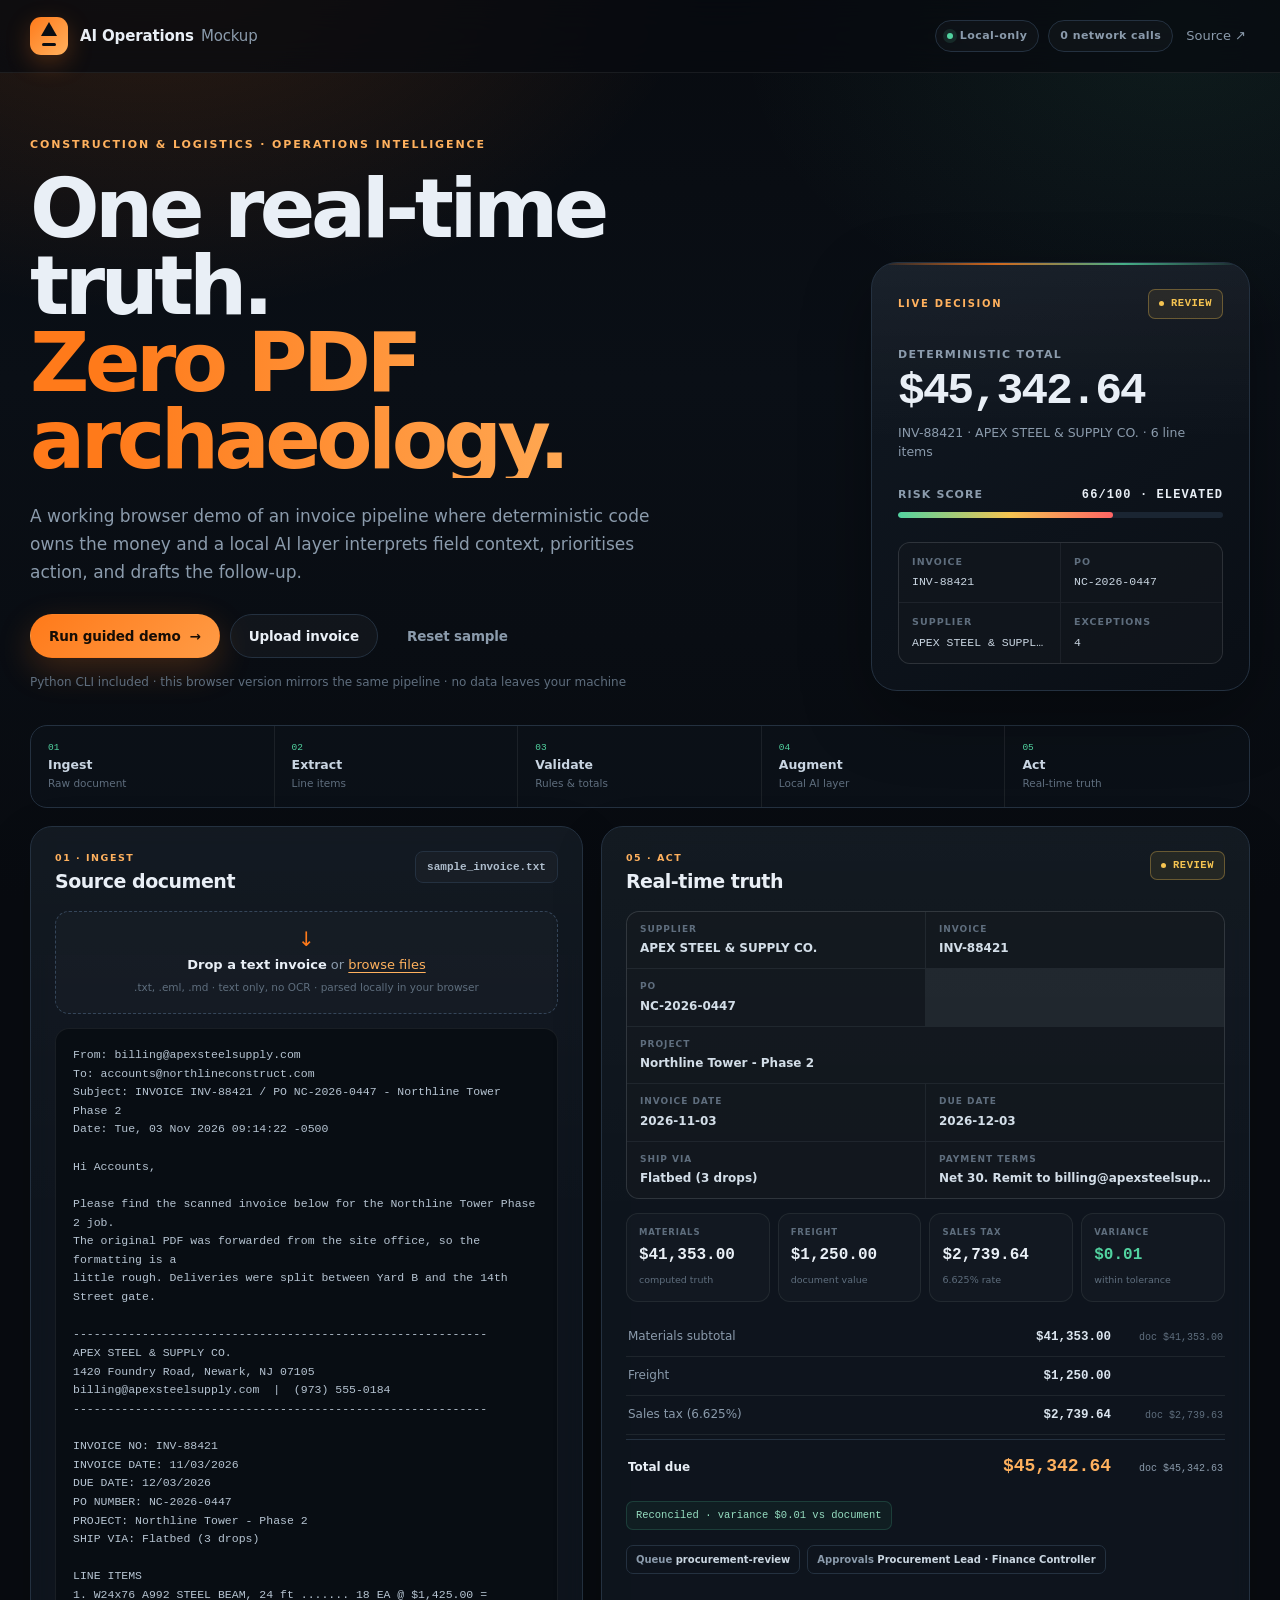
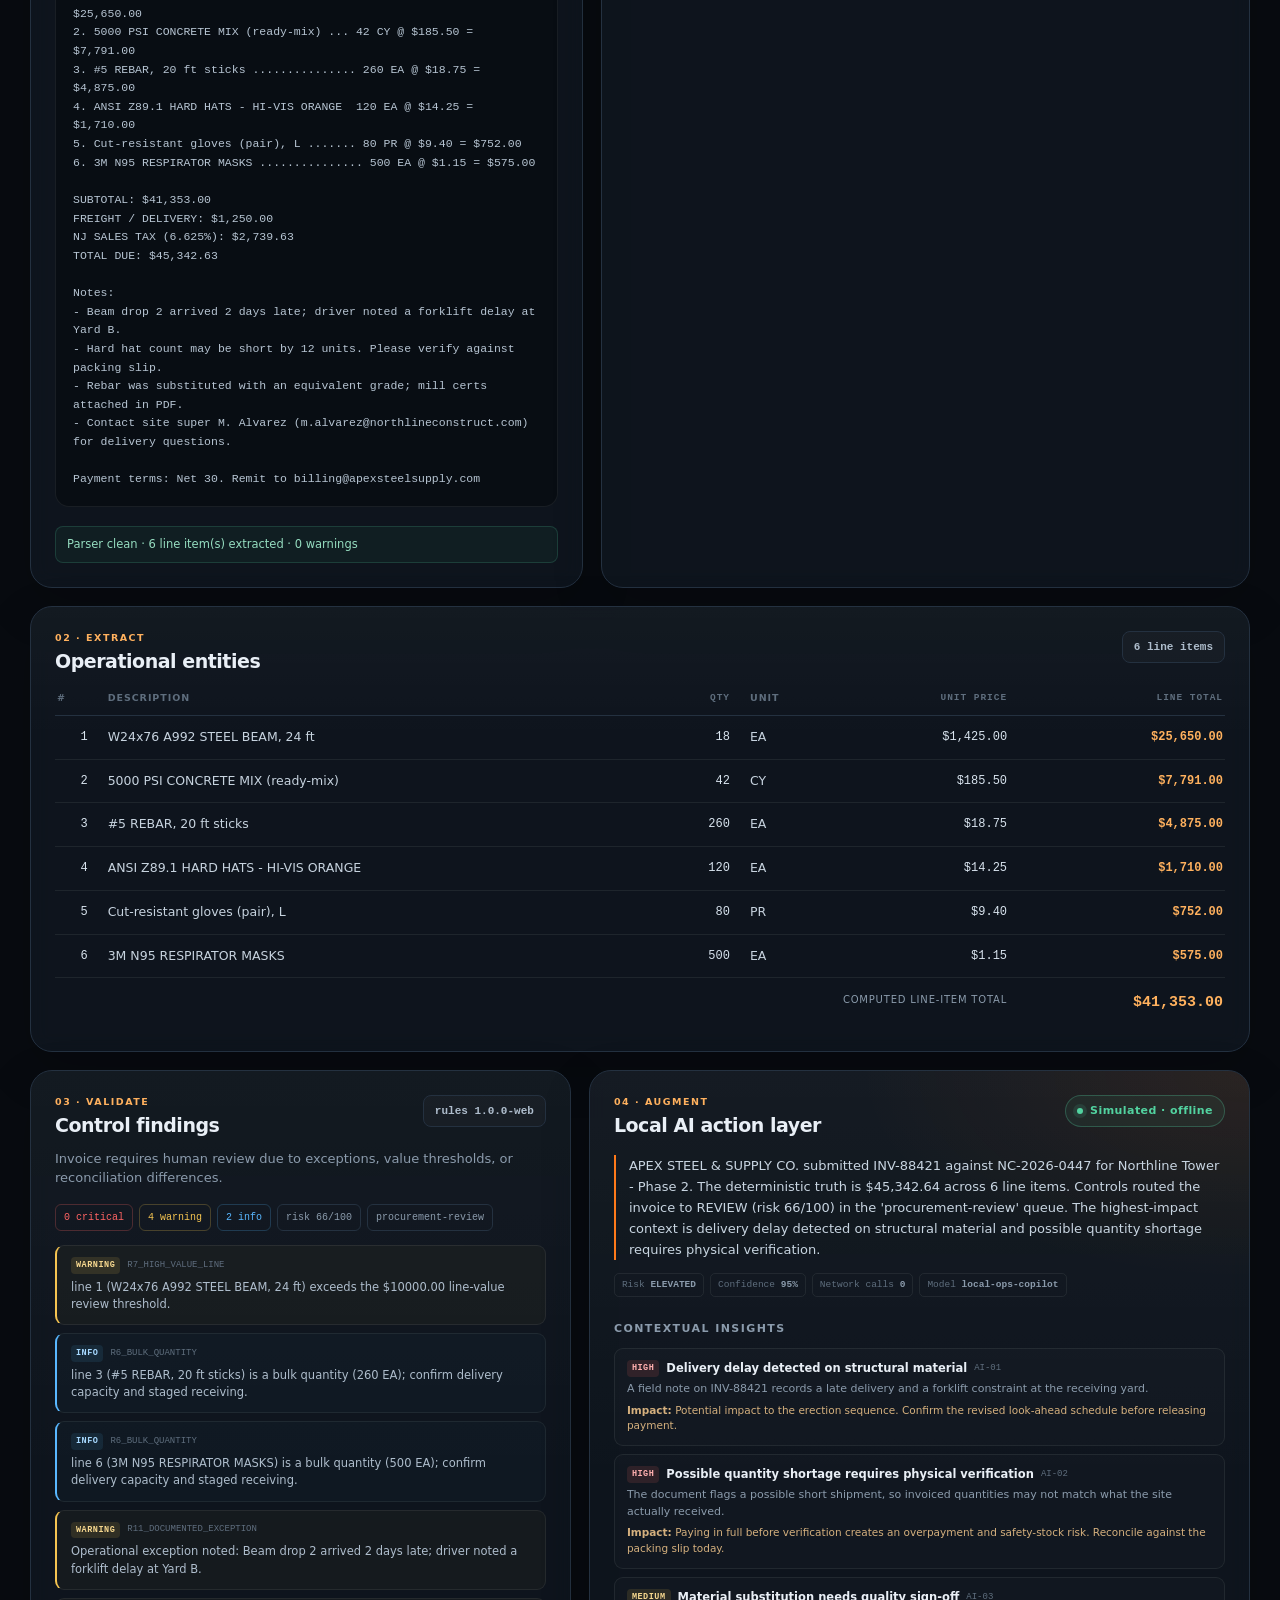
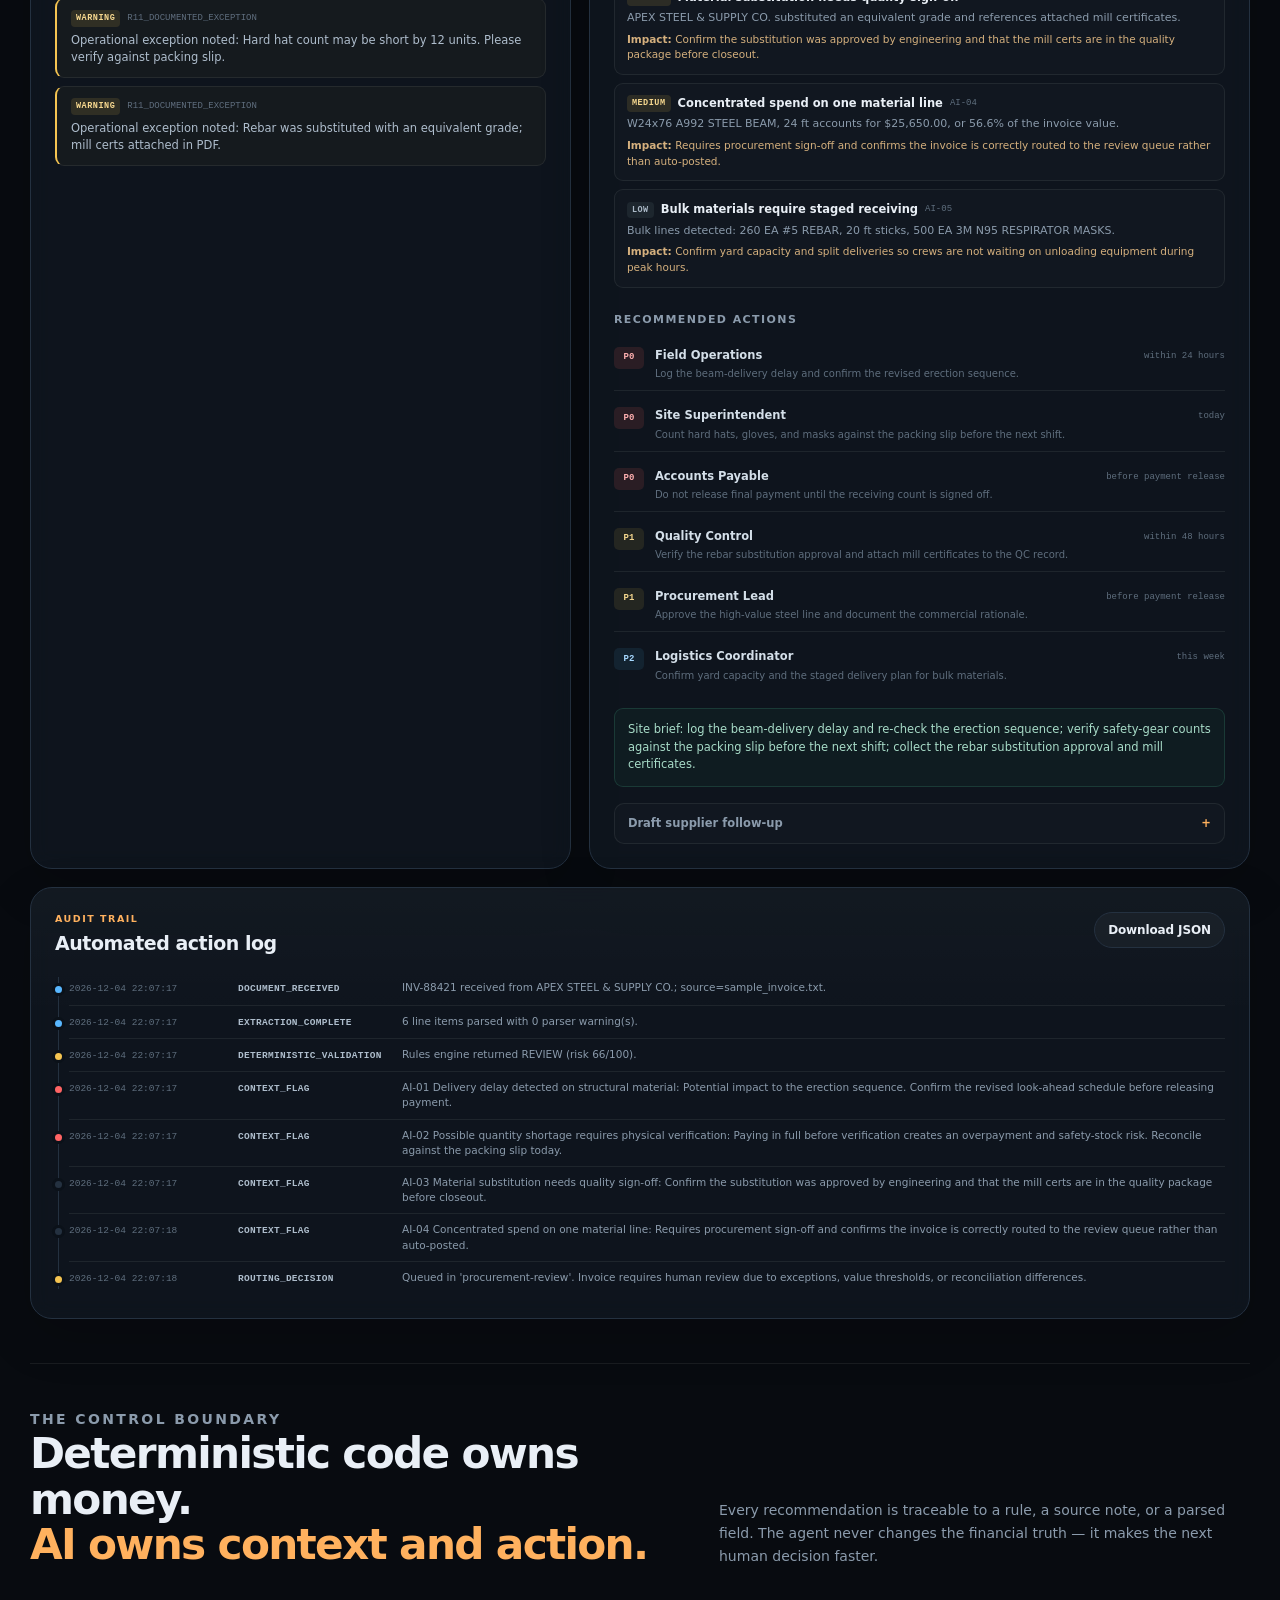
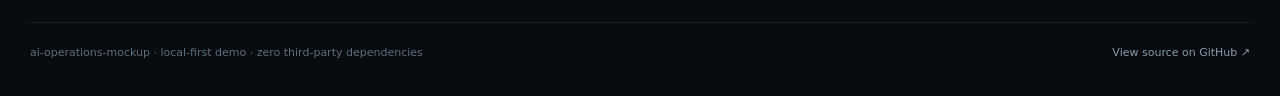
<file: docs/index.html>
<!doctype html>
<html lang="en">
<head>
  <meta charset="utf-8">
  <meta name="viewport" content="width=device-width, initial-scale=1">
  <meta name="description" content="A local-first AI operations mockup for construction and logistics. Deterministic invoice validation plus a simulated local AI action layer.">
  <meta name="theme-color" content="#0a0e13">
  <title>AI Operations Mockup — Construction & Logistics</title>
  <link rel="icon" href="data:image/svg+xml,%3Csvg xmlns='http://www.w3.org/2000/svg' viewBox='0 0 64 64'%3E%3Crect width='64' height='64' rx='14' fill='%230a0e13'/%3E%3Cpath d='M14 46 32 18l18 28' fill='none' stroke='%23ff7a1a' stroke-width='6' stroke-linecap='round' stroke-linejoin='round'/%3E%3Cpath d='M22 46h20' stroke='%2352d3a0' stroke-width='6' stroke-linecap='round'/%3E%3C/svg%3E">
  <link rel="stylesheet" href="styles.css">
</head>
<body>
  <div class="page-glow" aria-hidden="true"></div>
  <header class="topbar">
    <div class="shell topbar-inner">
      <a class="brand" href="./" aria-label="AI Operations Mockup home">
        <span class="brand-mark" aria-hidden="true"><span></span></span>
        <span class="brand-text"><strong>AI Operations</strong><span>Mockup</span></span>
      </a>
      <div class="topbar-meta">
        <span class="pill"><span class="live-dot"></span> Local-only</span>
        <span class="pill hide-sm">0 network calls</span>
        <a class="ghost-link" href="https://github.com/aldruvio1980/ai-operations-mockup" target="_blank" rel="noreferrer">Source <span aria-hidden="true">↗</span></a>
      </div>
    </div>
  </header>

  <main class="shell">
    <section class="hero">
      <div class="hero-copy">
        <p class="eyebrow">Construction &amp; logistics · operations intelligence</p>
        <h1>One real-time truth.<span>Zero PDF archaeology.</span></h1>
        <p class="lede">
          A working browser demo of an invoice pipeline where deterministic code owns the money
          and a local AI layer interprets field context, prioritises action, and drafts the follow-up.
        </p>
        <div class="hero-actions">
          <button id="run-demo" class="btn btn-primary" type="button">Run guided demo <span aria-hidden="true">→</span></button>
          <label class="btn btn-secondary file-btn" for="file-input">Upload invoice</label>
          <input id="file-input" class="visually-hidden" type="file" accept=".txt,.eml,.md,.markdown,.csv,text/plain,text/markdown,text/csv">
          <button id="reset-sample" class="btn btn-ghost" type="button">Reset sample</button>
        </div>
        <p class="hero-hint">Python CLI included · this browser version mirrors the same pipeline · no data leaves your machine</p>
      </div>

      <aside class="hero-card" aria-label="Invoice decision summary">
        <div class="hero-card-top">
          <p class="eyebrow">Live decision</p>
          <span id="hero-status" class="status-badge status-ready">READY</span>
        </div>
        <p class="hero-total-label">Deterministic total</p>
        <p id="hero-total" class="hero-total">$0.00</p>
        <p id="hero-sub" class="hero-sub">Awaiting document...</p>
        <div class="risk-row"><span>Risk score</span><strong id="hero-risk">—</strong></div>
        <div class="risk-meter" aria-hidden="true"><span id="hero-risk-bar"></span></div>
        <dl class="mini-grid">
          <div><dt>Invoice</dt><dd id="kpi-invoice">—</dd></div>
          <div><dt>PO</dt><dd id="kpi-po">—</dd></div>
          <div><dt>Supplier</dt><dd id="kpi-supplier">—</dd></div>
          <div><dt>Exceptions</dt><dd id="kpi-exceptions">—</dd></div>
        </dl>
      </aside>
    </section>

    <nav class="stage-strip" aria-label="Pipeline stages">
      <button class="stage" type="button" data-target="source-panel"><span>01</span><strong>Ingest</strong><small>Raw document</small></button>
      <button class="stage" type="button" data-target="extraction-panel"><span>02</span><strong>Extract</strong><small>Line items</small></button>
      <button class="stage" type="button" data-target="validation-panel"><span>03</span><strong>Validate</strong><small>Rules &amp; totals</small></button>
      <button class="stage" type="button" data-target="ai-panel"><span>04</span><strong>Augment</strong><small>Local AI layer</small></button>
      <button class="stage" type="button" data-target="truth-panel"><span>05</span><strong>Act</strong><small>Real-time truth</small></button>
    </nav>

    <section class="workspace">
      <article id="source-panel" class="panel source-panel">
        <header class="panel-head">
          <div>
            <p class="panel-kicker">01 · Ingest</p>
            <h2>Source document</h2>
          </div>
          <span id="source-meta" class="meta-chip">sample_invoice.txt</span>
        </header>

        <div id="dropzone" class="dropzone">
          <span class="drop-icon" aria-hidden="true">↓</span>
          <p><strong>Drop a text invoice</strong> or <label class="inline-upload" for="file-input">browse files</label></p>
          <small>.txt, .eml, .md · text only, no OCR · parsed locally in your browser</small>
        </div>

        <pre id="raw-preview" class="raw-preview" aria-label="Raw invoice text"></pre>
        <div id="parse-warnings" class="warning-list" aria-live="polite"></div>
      </article>

      <article id="truth-panel" class="panel truth-panel">
        <header class="panel-head">
          <div>
            <p class="panel-kicker">05 · Act</p>
            <h2>Real-time truth</h2>
          </div>
          <span id="truth-status" class="status-badge status-ready">READY</span>
        </header>

        <div id="identity-grid" class="identity-grid"></div>
        <div id="truth-stats" class="truth-stats"></div>
        <div id="totals-list" class="totals-list"></div>
        <div id="approval-row" class="approval-row"></div>
      </article>
    </section>

    <section id="extraction-panel" class="panel table-panel">
      <header class="panel-head">
        <div>
          <p class="panel-kicker">02 · Extract</p>
          <h2>Operational entities</h2>
        </div>
        <span id="item-count" class="meta-chip">— line items</span>
      </header>
      <div class="table-wrap">
        <table>
          <thead>
            <tr>
              <th scope="col">#</th>
              <th scope="col">Description</th>
              <th scope="col" class="num">Qty</th>
              <th scope="col">Unit</th>
              <th scope="col" class="num">Unit price</th>
              <th scope="col" class="num">Line total</th>
            </tr>
          </thead>
          <tbody id="line-items-body"></tbody>
          <tfoot id="line-items-foot"></tfoot>
        </table>
      </div>
    </section>

    <section class="two-col">
      <article id="validation-panel" class="panel findings-panel">
        <header class="panel-head">
          <div>
            <p class="panel-kicker">03 · Validate</p>
            <h2>Control findings</h2>
          </div>
          <span id="rules-version" class="meta-chip">rules v1</span>
        </header>
        <p id="routing-reason" class="panel-note"></p>
        <div id="validation-summary" class="summary-chips"></div>
        <div id="findings-list" class="findings-list"></div>
      </article>

      <article id="ai-panel" class="panel ai-panel">
        <header class="panel-head">
          <div>
            <p class="panel-kicker">04 · Augment</p>
            <h2>Local AI action layer</h2>
          </div>
          <span class="agent-pill"><span class="live-dot"></span> Simulated · offline</span>
        </header>
        <p id="ai-summary" class="ai-summary"></p>
        <div id="agent-meta" class="agent-meta"></div>

        <h3 class="section-title">Contextual insights</h3>
        <div id="insights-list" class="insights-list"></div>

        <h3 class="section-title">Recommended actions</h3>
        <div id="actions-list" class="actions-list"></div>

        <div id="field-brief" class="field-brief"></div>

        <details id="followup-details" class="followup">
          <summary>Draft supplier follow-up <span aria-hidden="true">+</span></summary>
          <div id="followup-content"></div>
        </details>
      </article>
    </section>

    <section class="panel log-panel">
      <header class="panel-head">
        <div>
          <p class="panel-kicker">Audit trail</p>
          <h2>Automated action log</h2>
        </div>
        <button id="download-json" class="btn btn-small btn-secondary" type="button">Download JSON</button>
      </header>
      <div id="action-log" class="timeline"></div>
    </section>

    <section class="closing">
      <div>
        <p class="eyebrow">The control boundary</p>
        <h2>Deterministic code owns money.<br><span>AI owns context and action.</span></h2>
      </div>
      <p>
        Every recommendation is traceable to a rule, a source note, or a parsed field.
        The agent never changes the financial truth — it makes the next human decision faster.
      </p>
    </section>
  </main>

  <footer class="footer shell">
    <p>ai-operations-mockup · local-first demo · zero third-party dependencies</p>
    <p><a href="https://github.com/aldruvio1980/ai-operations-mockup" target="_blank" rel="noreferrer">View source on GitHub ↗</a></p>
  </footer>

  <div id="toast" class="toast" role="status" aria-live="polite"></div>
  <noscript><div class="noscript">This demo needs JavaScript to run the local pipeline.</div></noscript>

  <script src="engine.js"></script>
  <script src="app.js"></script>
</body>
</html>
</file>
<file: docs/styles.css>
:root {
  --bg: #080b10;
  --bg-soft: #0b1119;
  --panel: rgba(15, 22, 31, 0.88);
  --panel-solid: #101822;
  --panel-raised: #131d28;
  --border: #243140;
  --border-soft: rgba(255, 255, 255, 0.07);
  --text: #e9eff6;
  --muted: #8b9bac;
  --faint: #5f6e7e;
  --orange: #ff7a1a;
  --orange-soft: #ffb15e;
  --green: #52d3a0;
  --yellow: #f5c451;
  --red: #ff6464;
  --blue: #59b7ff;
  --mono: ui-monospace, "SFMono-Regular", Menlo, Consolas, "Liberation Mono", monospace;
  --sans: "Inter", "Segoe UI", system-ui, -apple-system, BlinkMacSystemFont, sans-serif;
  --shadow: 0 24px 70px rgba(0, 0, 0, 0.32);
  --radius: 22px;
}

* { box-sizing: border-box; }

html { scroll-behavior: smooth; }

body {
  margin: 0;
  min-width: 320px;
  background: var(--bg);
  color: var(--text);
  font-family: var(--sans);
  font-size: 15px;
  line-height: 1.5;
  -webkit-font-smoothing: antialiased;
  text-rendering: optimizeLegibility;
}

body::before {
  content: "";
  position: fixed;
  inset: 0;
  z-index: -2;
  background:
    radial-gradient(900px 620px at 12% -8%, rgba(255, 122, 26, 0.16), transparent 62%),
    radial-gradient(760px 520px at 92% 4%, rgba(82, 211, 160, 0.08), transparent 58%),
    linear-gradient(180deg, #080b10 0%, #0a0f16 42%, #080b10 100%);
}

body::after {
  content: "";
  position: fixed;
  inset: 0;
  z-index: -1;
  pointer-events: none;
  opacity: 0.28;
  background-image:
    linear-gradient(rgba(255, 255, 255, 0.027) 1px, transparent 1px),
    linear-gradient(90deg, rgba(255, 255, 255, 0.027) 1px, transparent 1px);
  background-size: 56px 56px;
  mask-image: linear-gradient(180deg, black, transparent 78%);
}

a { color: inherit; }
button, input { font: inherit; }
button { color: inherit; }
::selection { background: rgba(255, 122, 26, 0.35); color: #fff; }

.shell {
  width: min(1220px, calc(100% - 48px));
  margin-inline: auto;
}

.visually-hidden {
  position: absolute !important;
  width: 1px;
  height: 1px;
  padding: 0;
  margin: -1px;
  overflow: hidden;
  clip: rect(0, 0, 0, 0);
  white-space: nowrap;
  border: 0;
}

.topbar {
  position: sticky;
  top: 0;
  z-index: 30;
  border-bottom: 1px solid var(--border-soft);
  background: rgba(8, 11, 16, 0.72);
  backdrop-filter: blur(18px);
}

.topbar-inner {
  min-height: 72px;
  display: flex;
  align-items: center;
  justify-content: space-between;
  gap: 20px;
}

.brand {
  display: inline-flex;
  align-items: center;
  gap: 12px;
  text-decoration: none;
}

.brand-mark {
  position: relative;
  width: 38px;
  height: 38px;
  display: grid;
  place-items: center;
  border-radius: 11px;
  background: linear-gradient(135deg, var(--orange), var(--orange-soft));
  box-shadow: 0 8px 24px rgba(255, 122, 26, 0.25);
}

.brand-mark::before {
  content: "";
  width: 0;
  height: 0;
  border-left: 8px solid transparent;
  border-right: 8px solid transparent;
  border-bottom: 14px solid #0a0e13;
  transform: translateY(-1px);
}

.brand-mark::after {
  content: "";
  position: absolute;
  bottom: 9px;
  width: 14px;
  height: 3px;
  border-radius: 2px;
  background: #0a0e13;
}

.brand-text {
  display: flex;
  align-items: baseline;
  gap: 7px;
  font-size: 15px;
  letter-spacing: -0.01em;
}

.brand-text strong { font-weight: 720; }
.brand-text span { color: var(--muted); font-weight: 500; }

.topbar-meta {
  display: flex;
  align-items: center;
  gap: 9px;
  flex-wrap: wrap;
  justify-content: flex-end;
}

.pill, .meta-chip, .agent-pill {
  display: inline-flex;
  align-items: center;
  gap: 7px;
  border: 1px solid var(--border);
  border-radius: 999px;
  background: rgba(255, 255, 255, 0.025);
  color: var(--muted);
  font-size: 11px;
  font-weight: 600;
  letter-spacing: 0.04em;
  padding: 7px 11px;
  white-space: nowrap;
}

.meta-chip {
  border-radius: 8px;
  font-family: var(--mono);
  font-size: 11px;
  letter-spacing: 0;
  color: #aebdcc;
}

.agent-pill {
  color: var(--green);
  border-color: rgba(82, 211, 160, 0.28);
  background: rgba(82, 211, 160, 0.07);
}

.live-dot {
  width: 6px;
  height: 6px;
  border-radius: 50%;
  background: var(--green);
  box-shadow: 0 0 0 4px rgba(82, 211, 160, 0.12);
}

.ghost-link {
  color: var(--muted);
  text-decoration: none;
  font-size: 13px;
  padding: 8px 4px;
  transition: color 160ms ease;
}

.ghost-link:hover { color: var(--text); }

.hero {
  display: grid;
  grid-template-columns: minmax(0, 1.35fr) minmax(340px, 0.65fr);
  align-items: end;
  gap: 54px;
  padding: 64px 0 34px;
}

.eyebrow {
  margin: 0 0 16px;
  color: var(--orange-soft);
  font-size: 11px;
  font-weight: 700;
  letter-spacing: 0.17em;
  text-transform: uppercase;
}

.hero h1 {
  margin: 0;
  max-width: 800px;
  font-size: clamp(2.8rem, 6.4vw, 5.4rem);
  line-height: 0.94;
  letter-spacing: -0.055em;
  font-weight: 760;
}

.hero h1 span {
  display: block;
  background: linear-gradient(92deg, var(--orange) 10%, var(--orange-soft) 80%);
  -webkit-background-clip: text;
  background-clip: text;
  color: transparent;
}

.lede {
  max-width: 660px;
  margin: 24px 0 0;
  color: var(--muted);
  font-size: 17px;
  line-height: 1.65;
}

.hero-actions {
  display: flex;
  flex-wrap: wrap;
  gap: 10px;
  margin-top: 28px;
}

.btn {
  display: inline-flex;
  align-items: center;
  justify-content: center;
  gap: 9px;
  min-height: 44px;
  padding: 11px 18px;
  border: 1px solid transparent;
  border-radius: 999px;
  cursor: pointer;
  text-decoration: none;
  font-size: 13.5px;
  font-weight: 680;
  letter-spacing: -0.01em;
  transition: transform 160ms ease, border-color 160ms ease, background 160ms ease, box-shadow 160ms ease;
}

.btn:hover { transform: translateY(-1px); }
.btn:active { transform: translateY(0); }

.btn-primary {
  background: linear-gradient(135deg, var(--orange), #ff9b45);
  color: #170d05;
  box-shadow: 0 12px 34px rgba(255, 122, 26, 0.22);
}

.btn-primary:hover { box-shadow: 0 16px 40px rgba(255, 122, 26, 0.3); }

.btn-secondary {
  border-color: var(--border);
  background: rgba(255, 255, 255, 0.035);
  color: var(--text);
}

.btn-secondary:hover { border-color: #3b4d62; background: rgba(255, 255, 255, 0.06); }

.btn-ghost {
  background: transparent;
  color: var(--muted);
}

.btn-ghost:hover { color: var(--text); background: rgba(255, 255, 255, 0.04); }

.btn-small {
  min-height: 36px;
  padding: 8px 13px;
  font-size: 12px;
}

.file-btn { cursor: pointer; }

.hero-hint {
  margin: 15px 0 0;
  color: var(--faint);
  font-size: 12px;
}

.hero-card {
  position: relative;
  overflow: hidden;
  padding: 26px;
  border: 1px solid var(--border);
  border-radius: 26px;
  background:
    linear-gradient(180deg, rgba(255, 255, 255, 0.045), transparent 42%),
    linear-gradient(145deg, rgba(17, 25, 35, 0.96), rgba(10, 15, 22, 0.96));
  box-shadow: var(--shadow);
}

.hero-card::before {
  content: "";
  position: absolute;
  inset: 0 0 auto;
  height: 2px;
  background: linear-gradient(90deg, transparent, var(--orange), var(--green), transparent);
  opacity: 0.8;
}

.hero-card-top {
  display: flex;
  align-items: center;
  justify-content: space-between;
  gap: 16px;
}

.hero-card .eyebrow { margin: 0; font-size: 10px; }

.status-badge {
  display: inline-flex;
  align-items: center;
  gap: 7px;
  padding: 6px 10px;
  border-radius: 7px;
  border: 1px solid var(--border);
  font-family: var(--mono);
  font-size: 10.5px;
  font-weight: 700;
  letter-spacing: 0.05em;
  white-space: nowrap;
}

.status-badge::before {
  content: "";
  width: 5px;
  height: 5px;
  border-radius: 50%;
  background: currentColor;
}

.status-ready { color: var(--muted); }
.status-auto_approve, .status-auto { color: var(--green); border-color: rgba(82, 211, 160, 0.3); background: rgba(82, 211, 160, 0.08); }
.status-review { color: var(--yellow); border-color: rgba(245, 196, 81, 0.32); background: rgba(245, 196, 81, 0.08); }
.status-escalate { color: var(--red); border-color: rgba(255, 100, 100, 0.32); background: rgba(255, 100, 100, 0.08); }

.hero-total-label {
  margin: 28px 0 4px;
  color: var(--muted);
  font-size: 11px;
  font-weight: 600;
  letter-spacing: 0.12em;
  text-transform: uppercase;
}

.hero-total {
  margin: 0;
  font-family: var(--mono);
  font-size: clamp(2rem, 3.5vw, 2.8rem);
  font-weight: 700;
  letter-spacing: -0.05em;
  line-height: 1.1;
}

.hero-sub {
  min-height: 19px;
  margin: 8px 0 0;
  color: var(--muted);
  font-size: 12.5px;
}

.risk-row {
  display: flex;
  align-items: center;
  justify-content: space-between;
  margin-top: 24px;
  color: var(--muted);
  font-size: 11px;
  font-weight: 600;
  letter-spacing: 0.1em;
  text-transform: uppercase;
}

.risk-row strong { color: var(--text); font-family: var(--mono); font-size: 12px; }

.risk-meter {
  height: 6px;
  margin-top: 8px;
  overflow: hidden;
  border-radius: 999px;
  background: #1a2532;
}

.risk-meter span {
  display: block;
  width: 0;
  height: 100%;
  border-radius: inherit;
  background: linear-gradient(90deg, var(--green), var(--yellow) 52%, var(--red));
  transition: width 600ms cubic-bezier(0.22, 1, 0.36, 1);
}

.mini-grid {
  display: grid;
  grid-template-columns: 1fr 1fr;
  gap: 1px;
  margin: 24px 0 0;
  overflow: hidden;
  border: 1px solid var(--border-soft);
  border-radius: 12px;
  background: var(--border-soft);
}

.mini-grid div {
  min-width: 0;
  padding: 12px 13px;
  background: rgba(9, 14, 20, 0.62);
}

.mini-grid dt {
  color: var(--faint);
  font-size: 9.5px;
  font-weight: 700;
  letter-spacing: 0.11em;
  text-transform: uppercase;
}

.mini-grid dd {
  margin: 4px 0 0;
  overflow: hidden;
  color: #c9d5e1;
  font-family: var(--mono);
  font-size: 11.5px;
  text-overflow: ellipsis;
  white-space: nowrap;
}

.stage-strip {
  display: grid;
  grid-template-columns: repeat(5, minmax(0, 1fr));
  overflow: hidden;
  margin-bottom: 18px;
  border: 1px solid var(--border);
  border-radius: 17px;
  background: rgba(13, 19, 27, 0.64);
}

.stage {
  position: relative;
  display: flex;
  flex-direction: column;
  align-items: flex-start;
  gap: 1px;
  padding: 15px 17px;
  border: 0;
  border-right: 1px solid var(--border-soft);
  background: transparent;
  text-align: left;
  cursor: pointer;
  transition: background 160ms ease;
}

.stage:last-child { border-right: 0; }
.stage:hover { background: rgba(255, 255, 255, 0.035); }

.stage span {
  color: var(--faint);
  font-family: var(--mono);
  font-size: 9.5px;
}

.stage strong {
  color: #c9d5e2;
  font-size: 12.5px;
  font-weight: 650;
}

.stage small { color: var(--faint); font-size: 10.5px; }
.stage.is-active { background: linear-gradient(180deg, rgba(255, 122, 26, 0.16), rgba(255, 122, 26, 0.04)); }
.stage.is-active span, .stage.is-active small { color: var(--orange-soft); }
.stage.is-active strong { color: var(--text); }
.stage.is-active::after { content: ""; position: absolute; inset: auto 17px 0; height: 2px; background: var(--orange); }
.stage.is-complete span { color: var(--green); }

.workspace {
  display: grid;
  grid-template-columns: minmax(0, 0.92fr) minmax(0, 1.08fr);
  gap: 18px;
  margin-bottom: 18px;
}

.panel {
  position: relative;
  min-width: 0;
  padding: 24px;
  border: 1px solid var(--border);
  border-radius: var(--radius);
  background:
    linear-gradient(180deg, rgba(255, 255, 255, 0.025), transparent 30%),
    var(--panel);
  box-shadow: 0 18px 50px rgba(0, 0, 0, 0.17);
  backdrop-filter: blur(10px);
  transition: border-color 220ms ease, box-shadow 220ms ease;
}

.panel.spotlight {
  border-color: rgba(255, 122, 26, 0.55);
  box-shadow: 0 0 0 3px rgba(255, 122, 26, 0.08), 0 22px 60px rgba(0, 0, 0, 0.22);
}

.panel-head {
  display: flex;
  align-items: flex-start;
  justify-content: space-between;
  gap: 16px;
  margin-bottom: 18px;
}

.panel-kicker {
  margin: 0 0 5px;
  color: var(--orange-soft);
  font-size: 9.5px;
  font-weight: 700;
  letter-spacing: 0.16em;
  text-transform: uppercase;
}

.panel h2 {
  margin: 0;
  font-size: 19px;
  line-height: 1.2;
  letter-spacing: -0.025em;
}

.panel h3, .section-title {
  margin: 24px 0 10px;
  font-size: 11px;
  font-weight: 700;
  letter-spacing: 0.13em;
  text-transform: uppercase;
  color: var(--muted);
}

.panel-note {
  margin: -6px 0 16px;
  color: var(--muted);
  font-size: 13px;
}

.dropzone {
  display: flex;
  flex-direction: column;
  align-items: center;
  justify-content: center;
  gap: 6px;
  margin-bottom: 14px;
  padding: 17px;
  border: 1px dashed #35465a;
  border-radius: 14px;
  background: rgba(255, 255, 255, 0.018);
  text-align: center;
  transition: border-color 180ms ease, background 180ms ease, transform 180ms ease;
}

.dropzone.is-dragover {
  border-color: var(--orange);
  background: rgba(255, 122, 26, 0.08);
  transform: scale(1.005);
}

.dropzone p { margin: 0; font-size: 13px; color: var(--muted); }
.dropzone strong { color: var(--text); }
.dropzone small { color: var(--faint); font-size: 10.5px; }
.drop-icon { color: var(--orange); font-size: 20px; line-height: 1; }

.inline-upload {
  color: var(--orange-soft);
  text-decoration: underline;
  text-underline-offset: 3px;
  cursor: pointer;
}

.source-panel {
  display: flex;
  flex-direction: column;
}

.raw-preview {
  flex: 1 1 auto;
  min-height: 330px;
  max-height: none;
  margin: 0;
  padding: 17px;
  overflow: auto;
  border: 1px solid var(--border-soft);
  border-radius: 14px;
  background: #080d13;
  color: #b6c4d2;
  font-family: var(--mono);
  font-size: 11.5px;
  line-height: 1.62;
  white-space: pre-wrap;
  word-break: break-word;
  tab-size: 2;
}

.warning-list { margin-top: 12px; }
.warning-item, .success-note {
  display: flex;
  gap: 8px;
  margin-top: 7px;
  padding: 9px 11px;
  border-radius: 8px;
  font-size: 11.5px;
  line-height: 1.45;
}
.warning-item { border: 1px solid rgba(245, 196, 81, 0.2); background: rgba(245, 196, 81, 0.06); color: #e7cf92; }
.success-note { border: 1px solid rgba(82, 211, 160, 0.18); background: rgba(82, 211, 160, 0.05); color: #95ddc0; }

.identity-grid {
  display: grid;
  grid-template-columns: 1fr 1fr;
  gap: 1px;
  overflow: hidden;
  border: 1px solid var(--border-soft);
  border-radius: 13px;
  background: var(--border-soft);
}

.identity-item {
  min-width: 0;
  padding: 11px 13px;
  background: rgba(9, 14, 20, 0.54);
}

.identity-item span {
  display: block;
  color: var(--faint);
  font-size: 9px;
  font-weight: 700;
  letter-spacing: 0.11em;
  text-transform: uppercase;
}

.identity-item strong {
  display: block;
  margin-top: 3px;
  overflow: hidden;
  color: #d3dee8;
  font-size: 12px;
  font-weight: 600;
  text-overflow: ellipsis;
  white-space: nowrap;
}

.identity-item.wide { grid-column: span 2; }

.truth-stats {
  display: grid;
  grid-template-columns: repeat(4, minmax(0, 1fr));
  gap: 8px;
  margin-top: 14px;
}

.stat-card {
  min-width: 0;
  padding: 12px;
  border: 1px solid var(--border-soft);
  border-radius: 12px;
  background: rgba(255, 255, 255, 0.018);
}

.stat-card span {
  display: block;
  color: var(--faint);
  font-size: 8.5px;
  font-weight: 700;
  letter-spacing: 0.1em;
  text-transform: uppercase;
}

.stat-card strong {
  display: block;
  margin-top: 4px;
  overflow: hidden;
  font-family: var(--mono);
  font-size: 16px;
  font-weight: 650;
  text-overflow: ellipsis;
  white-space: nowrap;
}

.stat-card small { color: var(--faint); font-size: 9.5px; }
.stat-card.good strong { color: var(--green); }
.stat-card.warn strong { color: var(--yellow); }
.stat-card.bad strong { color: var(--red); }

.totals-list { margin-top: 16px; }

.total-row {
  display: grid;
  grid-template-columns: minmax(0, 1fr) auto auto;
  align-items: baseline;
  gap: 10px;
  padding: 9px 2px;
  border-bottom: 1px solid var(--border-soft);
}

.total-row:last-child { border-bottom: 0; }
.total-row > span { color: var(--muted); font-size: 12px; }

.total-row strong {
  color: #dbe5ef;
  font-family: var(--mono);
  font-size: 12.5px;
  font-weight: 600;
  text-align: right;
}

.total-row em {
  min-width: 102px;
  color: var(--faint);
  font-family: var(--mono);
  font-size: 10px;
  font-style: normal;
  text-align: right;
}

.total-row.grand {
  margin-top: 4px;
  padding-top: 13px;
  border-top: 1px solid var(--border);
  border-bottom: 0;
}

.total-row.grand > span { color: var(--text); font-weight: 650; }
.total-row.grand strong { color: var(--orange-soft); font-size: 18px; }
.total-row.grand em { color: var(--muted); }

.variance-note {
  display: inline-flex;
  align-items: center;
  gap: 6px;
  margin-top: 12px;
  padding: 6px 9px;
  border-radius: 7px;
  font-family: var(--mono);
  font-size: 10.5px;
}
.variance-note.ok { border: 1px solid rgba(82, 211, 160, 0.18); background: rgba(82, 211, 160, 0.05); color: #95ddc0; }
.variance-note.bad { border: 1px solid rgba(255, 100, 100, 0.22); background: rgba(255, 100, 100, 0.06); color: #ffaaaa; }

.approval-row {
  display: flex;
  flex-wrap: wrap;
  gap: 7px;
  margin-top: 15px;
}

.approval-chip {
  padding: 6px 9px;
  border: 1px solid var(--border);
  border-radius: 7px;
  color: var(--muted);
  font-size: 10px;
  font-weight: 600;
}

.approval-chip strong { color: #cbd7e2; font-weight: 650; }

.table-panel { margin-bottom: 18px; }
.table-wrap { overflow-x: auto; }
table { width: 100%; border-collapse: collapse; }

th {
  padding: 0 10px 10px;
  border-bottom: 1px solid var(--border);
  color: var(--faint);
  font-size: 9.5px;
  font-weight: 700;
  letter-spacing: 0.1em;
  text-align: left;
  text-transform: uppercase;
  white-space: nowrap;
}

td {
  padding: 12px 10px;
  border-bottom: 1px solid var(--border-soft);
  color: #c7d3df;
  font-size: 12.5px;
  vertical-align: top;
}

tbody tr:hover td { background: rgba(255, 255, 255, 0.018); }
td:first-child, th:first-child { padding-left: 2px; }
td:last-child, th:last-child { padding-right: 2px; }
.num { text-align: right; font-family: var(--mono); font-variant-numeric: tabular-nums; }
td.num { color: #d9e4ef; font-size: 12px; white-space: nowrap; }
td.line-total { color: var(--orange-soft); font-weight: 600; }
tfoot td { border-bottom: 0; padding-top: 14px; color: var(--muted); }
tfoot .foot-label { text-align: right; font-size: 10px; letter-spacing: 0.08em; text-transform: uppercase; }
tfoot .foot-value { color: var(--orange-soft); font-family: var(--mono); font-size: 15px; font-weight: 650; }

.two-col {
  display: grid;
  grid-template-columns: minmax(0, 0.9fr) minmax(0, 1.1fr);
  gap: 18px;
  margin-bottom: 18px;
}

.summary-chips {
  display: flex;
  flex-wrap: wrap;
  gap: 6px;
  margin-bottom: 14px;
}

.summary-chip {
  padding: 5px 8px;
  border: 1px solid var(--border);
  border-radius: 6px;
  color: var(--muted);
  font-family: var(--mono);
  font-size: 10px;
}
.summary-chip.critical { color: var(--red); border-color: rgba(255, 100, 100, 0.25); }
.summary-chip.warning { color: var(--yellow); border-color: rgba(245, 196, 81, 0.24); }
.summary-chip.info { color: var(--blue); border-color: rgba(89, 183, 255, 0.22); }
.summary-chip.neutral { color: var(--muted); }

.findings-list { display: grid; gap: 8px; }

.finding {
  padding: 11px 12px 11px 14px;
  border: 1px solid var(--border-soft);
  border-left: 2px solid var(--border);
  border-radius: 9px;
  background: rgba(255, 255, 255, 0.015);
}

.finding.critical { border-left-color: var(--red); background: rgba(255, 100, 100, 0.045); }
.finding.warning { border-left-color: var(--yellow); background: rgba(245, 196, 81, 0.035); }
.finding.info { border-left-color: var(--blue); background: rgba(89, 183, 255, 0.025); }

.finding-top {
  display: flex;
  align-items: center;
  flex-wrap: wrap;
  gap: 7px;
  margin-bottom: 5px;
}

.severity {
  padding: 2px 5px;
  border-radius: 4px;
  font-family: var(--mono);
  font-size: 8.5px;
  font-weight: 700;
  letter-spacing: 0.06em;
  text-transform: uppercase;
}
.severity.critical { color: #ffb0b0; background: rgba(255, 100, 100, 0.13); }
.severity.warning { color: #f6d88f; background: rgba(245, 196, 81, 0.12); }
.severity.info { color: #a7d9ff; background: rgba(89, 183, 255, 0.1); }
.severity.high { color: #ffb0b0; background: rgba(255, 100, 100, 0.13); }
.severity.medium { color: #f6d88f; background: rgba(245, 196, 81, 0.12); }
.severity.low { color: #aab8c6; background: rgba(170, 184, 198, 0.09); }

.finding-rule {
  color: var(--faint);
  font-family: var(--mono);
  font-size: 9px;
}

.finding p { margin: 0; color: #aebdcc; font-size: 11.5px; line-height: 1.5; }

.ai-panel {
  background:
    radial-gradient(600px 320px at 100% 0%, rgba(255, 122, 26, 0.09), transparent 65%),
    linear-gradient(180deg, rgba(255, 255, 255, 0.03), transparent 30%),
    var(--panel);
}

.ai-summary {
  margin: 0;
  padding-left: 13px;
  border-left: 2px solid var(--orange);
  color: #c8d5e1;
  font-size: 13px;
  line-height: 1.62;
}

.agent-meta {
  display: flex;
  flex-wrap: wrap;
  gap: 6px;
  margin-top: 13px;
}

.agent-meta span {
  padding: 4px 7px;
  border: 1px solid var(--border-soft);
  border-radius: 5px;
  color: var(--faint);
  font-family: var(--mono);
  font-size: 9.5px;
}
.agent-meta strong { color: var(--muted); font-weight: 600; }

.insights-list { display: grid; gap: 8px; }

.insight {
  padding: 11px 12px;
  border: 1px solid var(--border-soft);
  border-radius: 9px;
  background: rgba(255, 255, 255, 0.014);
}

.insight-top {
  display: flex;
  align-items: center;
  flex-wrap: wrap;
  gap: 7px;
  margin-bottom: 4px;
}

.insight-top strong { font-size: 11.5px; font-weight: 650; }
.insight p { margin: 0; color: var(--muted); font-size: 11px; line-height: 1.5; }
.insight .impact { margin-top: 5px; color: #d5b07e; font-size: 10.5px; }

.actions-list { display: grid; gap: 7px; }

.action {
  display: grid;
  grid-template-columns: 32px minmax(0, 1fr) auto;
  align-items: start;
  gap: 9px;
  padding: 9px 0;
  border-bottom: 1px solid var(--border-soft);
}
.action:last-child { border-bottom: 0; }

.priority {
  display: inline-grid;
  place-items: center;
  width: 30px;
  height: 22px;
  border-radius: 5px;
  font-family: var(--mono);
  font-size: 9px;
  font-weight: 700;
}
.priority.p0 { color: #ffb0b0; background: rgba(255, 100, 100, 0.12); }
.priority.p1 { color: #f6d88f; background: rgba(245, 196, 81, 0.1); }
.priority.p2 { color: #a7d9ff; background: rgba(89, 183, 255, 0.09); }
.priority.p3 { color: #aab8c6; background: rgba(170, 184, 198, 0.08); }

.action-body strong { display: block; color: #d4dfe9; font-size: 11.5px; font-weight: 650; }
.action-body span { display: block; margin-top: 2px; color: var(--faint); font-size: 10px; }
.action-due { color: var(--faint); font-family: var(--mono); font-size: 9px; white-space: nowrap; padding-top: 3px; }

.field-brief {
  margin-top: 16px;
  padding: 12px 13px;
  border: 1px solid rgba(82, 211, 160, 0.16);
  border-radius: 9px;
  background: rgba(82, 211, 160, 0.045);
  color: #a8dcc8;
  font-size: 11.5px;
  line-height: 1.55;
}

.followup {
  margin-top: 16px;
  border: 1px solid var(--border-soft);
  border-radius: 10px;
  background: rgba(255, 255, 255, 0.014);
}

.followup summary {
  padding: 11px 13px;
  color: var(--muted);
  font-size: 11.5px;
  font-weight: 600;
  cursor: pointer;
  list-style: none;
}
.followup summary::-webkit-details-marker { display: none; }
.followup summary span { float: right; color: var(--orange-soft); }
.followup[open] summary { border-bottom: 1px solid var(--border-soft); }
#followup-content { padding: 13px; }
#followup-content p { margin: 0 0 8px; color: #aebdcc; font-size: 11px; line-height: 1.55; }
#followup-content p:last-child { margin-bottom: 0; }
.followup-meta { color: var(--faint) !important; font-family: var(--mono); font-size: 9.5px !important; }
.followup-body { white-space: pre-wrap; }

.log-panel { margin-bottom: 18px; }

.timeline { position: relative; display: grid; gap: 0; padding-left: 14px; }
.timeline::before { content: ""; position: absolute; top: 5px; bottom: 5px; left: 3px; width: 1px; background: var(--border); }

.log-entry {
  position: relative;
  display: grid;
  grid-template-columns: 155px 150px minmax(0, 1fr);
  gap: 14px;
  padding: 8px 0;
  border-bottom: 1px solid var(--border-soft);
  align-items: baseline;
}
.log-entry:last-child { border-bottom: 0; }
.log-entry::before {
  content: "";
  position: absolute;
  top: 14px;
  left: -14px;
  width: 7px;
  height: 7px;
  border-radius: 50%;
  background: var(--border);
  box-shadow: 0 0 0 3px #0b1119;
}
.log-entry.warning::before { background: var(--yellow); }
.log-entry.high::before, .log-entry.critical::before { background: var(--red); }
.log-entry.info::before { background: var(--blue); }

.log-time { color: var(--faint); font-family: var(--mono); font-size: 9.5px; }
.log-event { color: #aebdcc; font-family: var(--mono); font-size: 9.5px; font-weight: 600; letter-spacing: 0.03em; }
.log-detail { color: var(--muted); font-size: 10.5px; line-height: 1.45; }

.closing {
  display: grid;
  grid-template-columns: minmax(0, 1.1fr) minmax(0, 0.9fr);
  align-items: end;
  gap: 40px;
  margin: 44px 0 10px;
  padding: 44px 0;
  border-top: 1px solid var(--border-soft);
}
.closing h2 { margin: 0; font-size: clamp(1.7rem, 3.3vw, 2.8rem); line-height: 1.08; letter-spacing: -0.04em; }
.closing h2 span { color: var(--orange-soft); }
.closing p { margin: 0; color: var(--muted); font-size: 14px; line-height: 1.65; }

.footer {
  display: flex;
  justify-content: space-between;
  gap: 20px;
  padding-top: 22px;
  padding-bottom: 34px;
  border-top: 1px solid var(--border-soft);
  color: var(--faint);
  font-size: 11px;
}
.footer p { margin: 0; }
.footer a { color: var(--muted); text-decoration: none; }
.footer a:hover { color: var(--text); }

.toast {
  position: fixed;
  right: 24px;
  bottom: 24px;
  z-index: 60;
  max-width: min(360px, calc(100vw - 48px));
  padding: 12px 15px;
  border: 1px solid var(--border);
  border-radius: 10px;
  background: rgba(16, 24, 34, 0.96);
  box-shadow: 0 18px 45px rgba(0, 0, 0, 0.35);
  color: #cbd7e2;
  font-size: 12px;
  opacity: 0;
  transform: translateY(10px);
  pointer-events: none;
  transition: opacity 180ms ease, transform 180ms ease;
}
.toast.is-visible { opacity: 1; transform: translateY(0); }
.toast.is-error { border-color: rgba(255, 100, 100, 0.45); color: #ffc2c2; }

.noscript {
  position: fixed;
  inset: auto 24px 24px;
  z-index: 100;
  padding: 14px;
  border: 1px solid var(--red);
  border-radius: 10px;
  background: #1a0f12;
  color: #ffc2c2;
  text-align: center;
}

:focus-visible {
  outline: 2px solid var(--orange);
  outline-offset: 3px;
}

::-webkit-scrollbar { width: 10px; height: 10px; }
::-webkit-scrollbar-track { background: #0a0f15; }
::-webkit-scrollbar-thumb { border: 2px solid #0a0f15; border-radius: 8px; background: #2a394a; }
::-webkit-scrollbar-thumb:hover { background: #3a4d61; }

@media (max-width: 1020px) {
  .hero { grid-template-columns: 1fr; gap: 30px; align-items: start; }
  .hero-card { max-width: 560px; }
  .workspace, .two-col { grid-template-columns: 1fr; }
  .truth-stats { grid-template-columns: repeat(4, minmax(0, 1fr)); }
  .log-entry { grid-template-columns: 130px 130px minmax(0, 1fr); gap: 10px; }
  .closing { grid-template-columns: 1fr; gap: 18px; }
}

@media (max-width: 800px) {
  .shell { width: min(100% - 30px, 1220px); }
  .hide-sm { display: none; }
  .hero { padding-top: 44px; }
  .hero h1 { font-size: clamp(2.6rem, 11vw, 4.2rem); }
  .stage-strip { display: flex; overflow-x: auto; }
  .stage { min-width: 152px; border-bottom: 2px solid transparent; }
  .stage.is-active::after { inset: auto 12px -1px; }
  .truth-stats { grid-template-columns: repeat(2, minmax(0, 1fr)); }
  .log-entry { grid-template-columns: 1fr; gap: 2px; padding: 10px 0; }
  .log-entry::before { top: 16px; }
  .log-time, .log-event { display: inline; }
  .log-event { margin-left: 8px; }
  .footer { flex-direction: column; gap: 8px; }
}

@media (max-width: 560px) {
  .topbar-inner { min-height: 64px; }
  .brand-text span { display: none; }
  .hero-actions { display: grid; grid-template-columns: 1fr; }
  .btn { width: 100%; }
  .hero-card { padding: 21px; }
  .panel { padding: 19px; border-radius: 18px; }
  .identity-grid { grid-template-columns: 1fr; }
  .identity-item.wide { grid-column: auto; }
  .total-row { grid-template-columns: minmax(0, 1fr) auto; }
  .total-row em { grid-column: 2; min-width: 0; }
  .total-row.grand strong { font-size: 16px; }
  .action { grid-template-columns: 32px minmax(0, 1fr); }
  .action-due { grid-column: 2; padding-top: 0; }
  .toast { right: 15px; bottom: 15px; }
}

@media (prefers-reduced-motion: reduce) {
  html { scroll-behavior: auto; }
  *, *::before, *::after { animation-duration: 0.01ms !important; animation-iteration-count: 1 !important; transition-duration: 0.01ms !important; }
}
</file>
